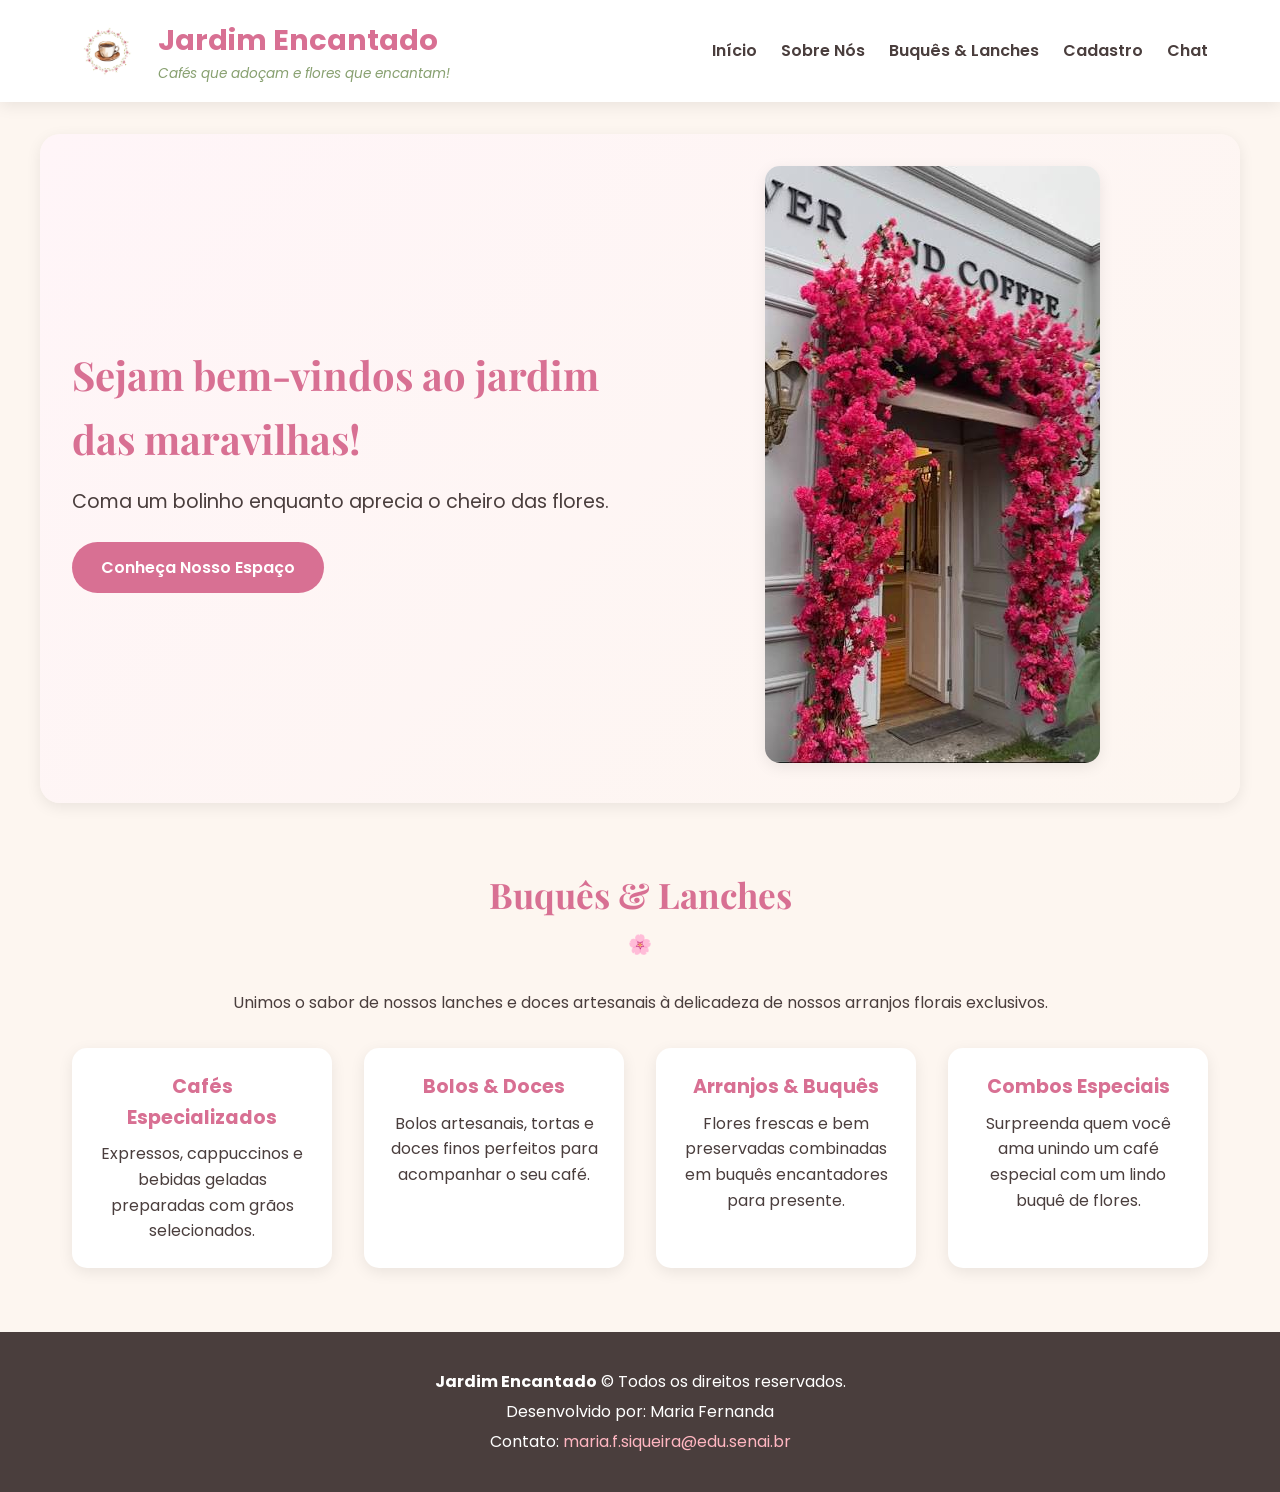
<file: index.html>
<!DOCTYPE html>
<html lang="pt-BR">
<head>
    <meta charset="UTF-8">
    <meta name="viewport" content="width=device-width, initial-scale=1.0">
    <title>Jardim Encantado - Cafés que adoçam e flores que encantam!</title>
    
    <!-- Fontes do Google -->
    <link rel="preconnect" href="https://fonts.googleapis.com">
    <link rel="preconnect" href="https://fonts.gstatic.com" crossorigin>
    <link href="https://fonts.googleapis.com/css2?family=Playfair+Display:ital,wght@0,400..700;1,400..700&family=Poppins:wght@300;400;600&display=swap" rel="stylesheet">
    <link rel="stylesheet" href="jardimencantado.css">
    <link rel="sobre" href="sobre.html">
</head>
<body>

    <!-- HEADER COM LOGO E SLOGAN -->
    <header>
        <div class="header-container">
            <div class="logo-box">
                <!-- Substitua o caminho abaixo pela imagem do seu logotipo -->
                <img src="logo.png" alt="Logotipo Jardim Encantado" class="logo-img">
                <div>
                    <span class="brand-name">Jardim Encantado</span>
                    <p class="slogan">Cafés que adoçam e flores que encantam!</p>
                </div>
            </div>
            <nav>
                <ul>
                    <li><a href="#inicio">Início</a></li>
                    <li><a href="sobre.html">Sobre Nós</a></li>                   
                    <li><a href="#produtos">Buquês & Lanches</a></li>
                    <li><a href="cadastro.html">Cadastro</a></li>
                    <li><a href="htmlChatEmpresa.html">Chat</a></li>
                </ul>
            </nav>
        </div>
    </header>

    <!-- SEÇÃO HERO (BOAS-VINDAS) -->
    <section id="inicio" class="hero">
        <div class="hero-text">
            <h1>Sejam bem-vindos ao jardim das maravilhas!</h1>
            <p>Coma um bolinho enquanto aprecia o cheiro das flores.</p>
            <a href="#sobre" class="btn">Conheça Nosso Espaço</a>
        </div>
        <div class="hero-img">
            <!-- Substitua o caminho abaixo pela imagem da fachada/café -->
            <img src="cafe.jpg" alt="Cafeteria e Floricultura Jardim Encantado">
        </div>
    </section>
    <!-- SEÇÃO BUQUÊS E LANCHES -->
    <section id="produtos" class="sobre-section">
        <h2 class="section-title">Buquês & Lanches</h2>
        <p style="text-align: center; margin-bottom: 1.5rem;">Unimos o sabor de nossos lanches e doces artesanais à delicadeza de nossos arranjos florais exclusivos.</p>
        
        <div class="produtos-grid">
            <div class="produto-card">
                <h4>Cafés Especializados</h4>
                <p>Expressos, cappuccinos e bebidas geladas preparadas com grãos selecionados.</p>
            </div>
            <div class="produto-card">
                <h4>Bolos & Doces</h4>
                <p>Bolos artesanais, tortas e doces finos perfeitos para acompanhar o seu café.</p>
            </div>
            <div class="produto-card">
                <h4>Arranjos & Buquês</h4>
                <p>Flores frescas e bem preservadas combinadas em buquês encantadores para presente.</p>
            </div>
            <div class="produto-card">
                <h4>Combos Especiais</h4>
                <p>Surpreenda quem você ama unindo um café especial com um lindo buquê de flores.</p>
            </div>
        </div>
    </section>

    <!-- RODAPÉ -->
    <footer>
        <p><strong>Jardim Encantado</strong> &copy; Todos os direitos reservados.</p>
        <p>Desenvolvido por: Maria Fernanda</p>
        <p>Contato: <a href="mailto:maria.f.siqueira@edu.senai.br">maria.f.siqueira@edu.senai.br</a></p>
    </footer>

</body>
</html>
</file>
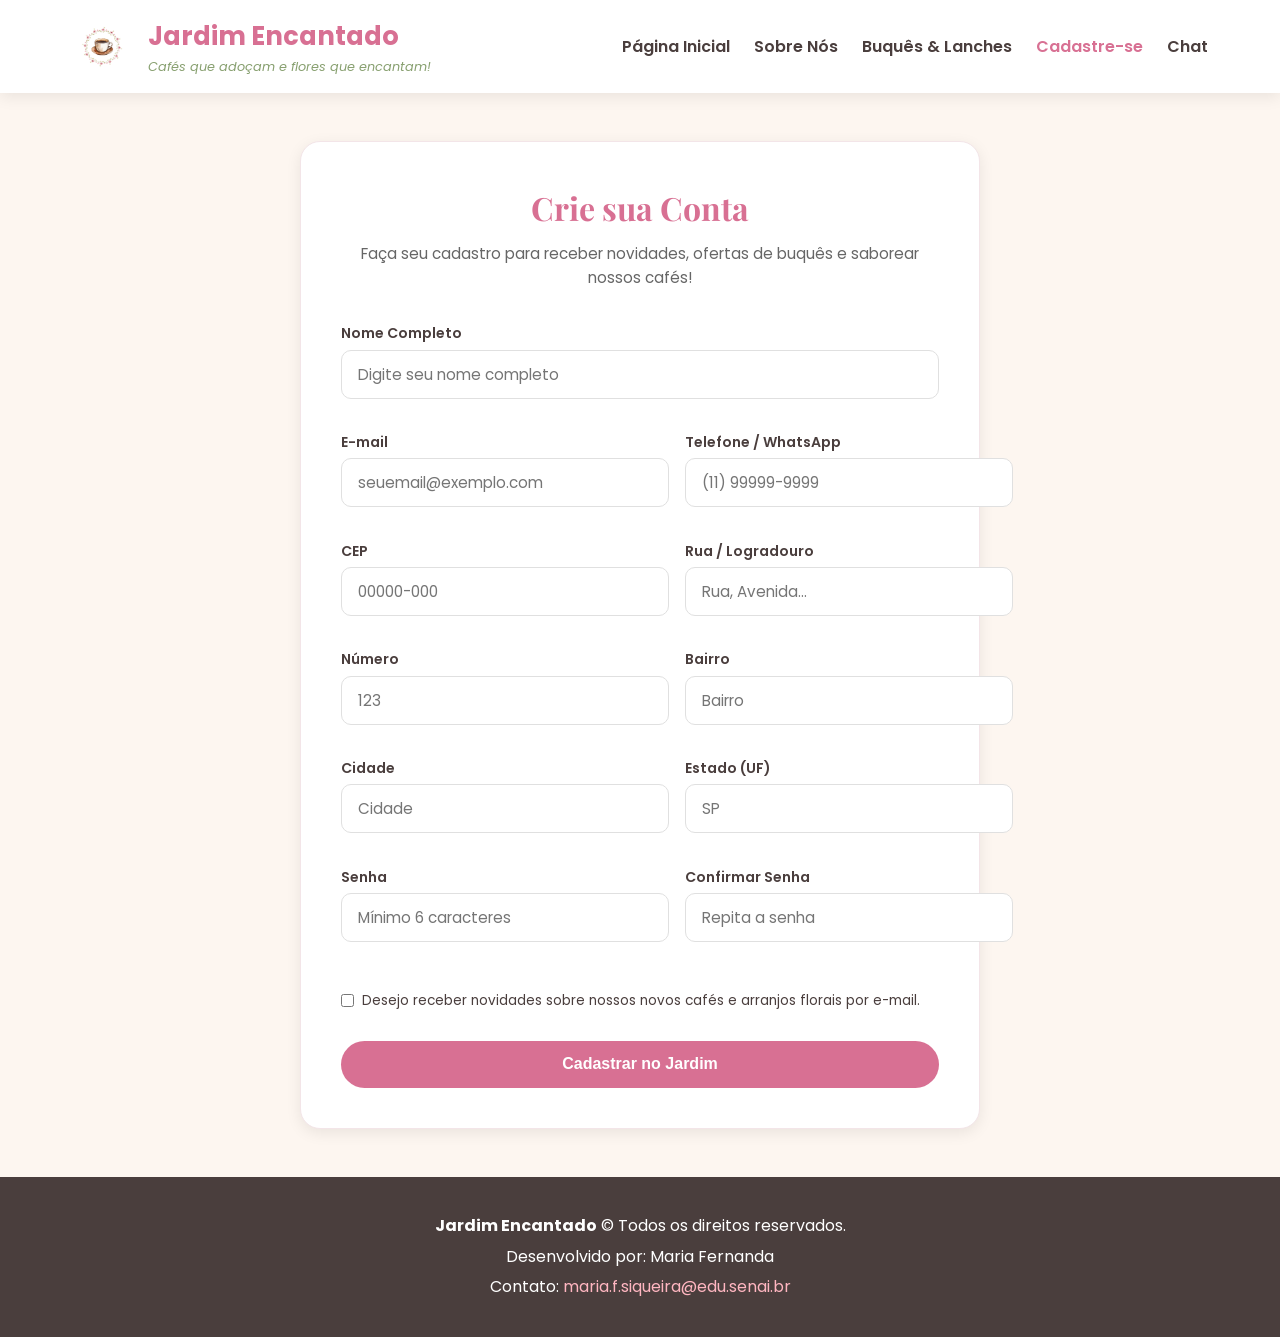
<file: cadastro.html>
<!DOCTYPE html>
<html lang="pt-BR">
<head>
    <meta charset="UTF-8">
    <meta name="viewport" content="width=device-width, initial-scale=1.0">
    <title>Cadastro - Jardim Encantado</title>
    
    <!-- Google Fonts -->
    <link rel="preconnect" href="https://fonts.googleapis.com">
    <link rel="preconnect" href="https://fonts.gstatic.com" crossorigin>
    <link href="https://fonts.googleapis.com/css2?family=Playfair+Display:ital,wght@0,400..700;1,400..700&family=Poppins:wght@300;400;600&display=swap" rel="stylesheet">
    
    <!-- Arquivo CSS Externo -->
    <link rel="stylesheet" href="style.css">
</head>
<body>

    <!-- HEADER / NAVEGAÇÃO -->
    <header>
        <div class="header-container">
            <div class="logo-box">
                <img src="logo.png" alt="Logotipo Jardim Encantado" class="logo-img">
                <div>
                    <span class="brand-name">Jardim Encantado</span>
                    <p class="slogan">Cafés que adoçam e flores que encantam!</p>
                </div>
            </div>
            <nav>
                <ul>
                    <li><a href="index.html">Página Inicial</a></li>
                    <li><a href="index.html#sobre">Sobre Nós</a></li>
                    <li><a href="index.html#produtos">Buquês & Lanches</a></li>
                    <li><a href="cadastro.html" class="active">Cadastre-se</a></li>
                     <li><a href="htmlChatEmpresa.html">Chat</a></li>
                </ul>
            </nav>
        </div>
    </header>

    <!-- CONTEÚDO PRINCIPAL - FORMULÁRIO -->
    <main class="form-section">
        <div class="form-card">
            <div class="form-header">
                <h2>Crie sua Conta</h2>
                <p>Faça seu cadastro para receber novidades, ofertas de buquês e saborear nossos cafés!</p>
            </div>

            <!-- MENSAGEM DE ALERTA / SUCESSO -->
            <div id="mensagem-status" class="mensagem-status"></div>

            <form id="form-cadastro" novalidate>
                <!-- DADOS PESSOAIS -->
                <div class="input-group">
                    <label for="nome">Nome Completo</label>
                    <input type="text" id="nome" name="nome" placeholder="Digite seu nome completo" required>
                    <span class="erro-campo" id="erro-nome"></span>
                </div>

                <div class="input-group-row">
                    <div class="input-group">
                        <label for="email">E-mail</label>
                        <input type="email" id="email" name="email" placeholder="seuemail@exemplo.com" required>
                        <span class="erro-campo" id="erro-email"></span>
                    </div>

                    <div class="input-group">
                        <label for="telefone">Telefone / WhatsApp</label>
                        <input type="tel" id="telefone" name="telefone" placeholder="(11) 99999-9999" required>
                        <span class="erro-campo" id="erro-telefone"></span>
                    </div>
                </div>

                <!-- ENDEREÇO (INTEGRAÇÃO VIACEP) -->
                <div class="input-group-row">
                    <div class="input-group flex-1">
                        <label for="cep">CEP</label>
                        <input type="text" id="cep" name="cep" placeholder="00000-000" maxlength="9" required>
                        <span class="erro-campo" id="erro-cep"></span>
                    </div>

                    <div class="input-group flex-2">
                        <label for="rua">Rua / Logradouro</label>
                        <input type="text" id="rua" name="rua" placeholder="Rua, Avenida..." required>
                        <span class="erro-campo" id="erro-rua"></span>
                    </div>
                </div>

                <div class="input-group-row">
                    <div class="input-group flex-1">
                        <label for="numero">Número</label>
                        <input type="text" id="numero" name="numero" placeholder="123" required>
                        <span class="erro-campo" id="erro-numero"></span>
                    </div>

                    <div class="input-group flex-2">
                        <label for="bairro">Bairro</label>
                        <input type="text" id="bairro" name="bairro" placeholder="Bairro" required>
                        <span class="erro-campo" id="erro-bairro"></span>
                    </div>
                </div>

                <div class="input-group-row">
                    <div class="input-group flex-2">
                        <label for="cidade">Cidade</label>
                        <input type="text" id="cidade" name="cidade" placeholder="Cidade" required>
                        <span class="erro-campo" id="erro-cidade"></span>
                    </div>

                    <div class="input-group flex-1">
                        <label for="estado">Estado (UF)</label>
                        <input type="text" id="estado" name="estado" placeholder="SP" maxlength="2" required>
                        <span class="erro-campo" id="erro-estado"></span>
                    </div>
                </div>

                <!-- SENHA -->
                <div class="input-group-row">
                    <div class="input-group">
                        <label for="senha">Senha</label>
                        <input type="password" id="senha" name="senha" placeholder="Mínimo 6 caracteres" required>
                        <span class="erro-campo" id="erro-senha"></span>
                    </div>

                    <div class="input-group">
                        <label for="confirma-senha">Confirmar Senha</label>
                        <input type="password" id="confirma-senha" name="confirma-senha" placeholder="Repita a senha" required>
                        <span class="erro-campo" id="erro-confirma-senha"></span>
                    </div>
                </div>

                <div class="checkbox-group">
                    <input type="checkbox" id="preferencias" name="preferencias">
                    <label for="preferencias">Desejo receber novidades sobre nossos novos cafés e arranjos florais por e-mail.</label>
                </div>

                <button type="submit" class="btn-submit">Cadastrar no Jardim</button>
            </form>
        </div>
    </main>

    <!-- RODAPÉ -->
    <footer>
        <p><strong>Jardim Encantado</strong> &copy; Todos os direitos reservados.</p>
        <p>Desenvolvido por: Maria Fernanda</p>
        <p>Contato: <a href="mailto:maria.f.siqueira@edu.senai.br">maria.f.siqueira@edu.senai.br</a></p>
    </footer>

    <!-- Arquivo JS Externo -->
    <script src="script.js"></script>
</body>
</html>
</file>
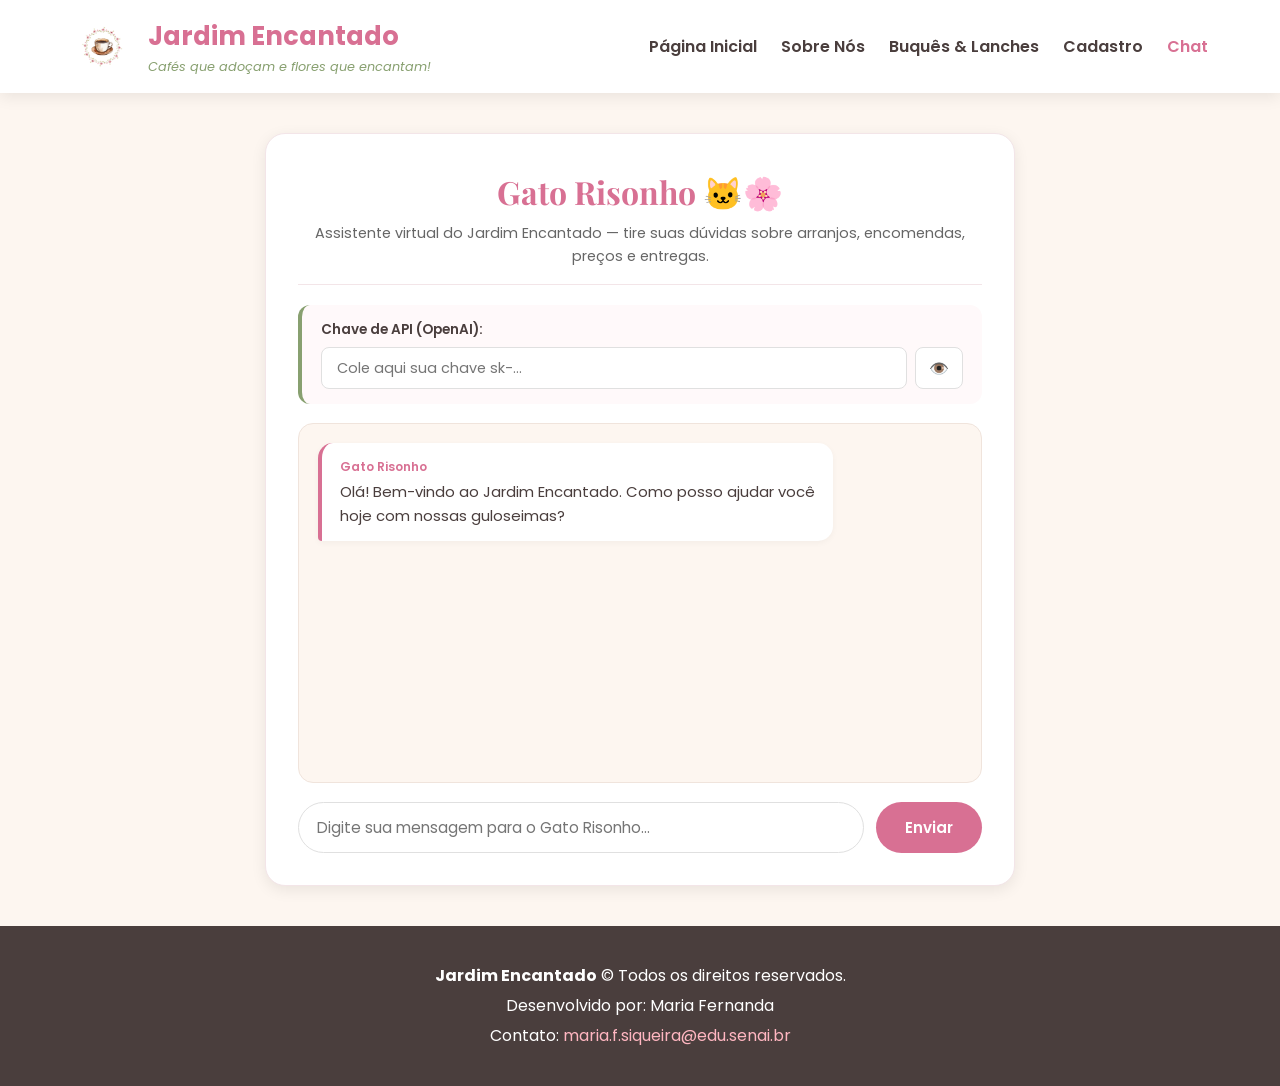
<file: htmlChatEmpresa.html>
<!DOCTYPE html>
<html lang="pt-BR">
<head>
    <meta charset="UTF-8">
    <meta name="viewport" content="width=device-width, initial-scale=1.0">
    <title>Atendimento Virtual - Jardim Encantado</title>

    <!-- Google Fonts -->
    <link rel="preconnect" href="https://fonts.googleapis.com">
    <link rel="preconnect" href="https://fonts.gstatic.com" crossorigin>
    <link href="https://fonts.googleapis.com/css2?family=Playfair+Display:ital,wght@0,400..700;1,400..700&family=Poppins:wght@300;400;600&display=swap" rel="stylesheet">

    <!-- Arquivo CSS Externo -->
    <link rel="stylesheet" href="styleChatBotEmpresa.css">
</head>
<body>

    <!-- HEADER / NAVEGAÇÃO COM OS HIPERLINKS -->
    <header>
        <div class="header-container">
            <div class="logo-box">
                <img src="logo.png" alt="Logotipo Jardim Encantado" class="logo-img">
                <div>
                    <span class="brand-name">Jardim Encantado</span>
                    <p class="slogan">Cafés que adoçam e flores que encantam!</p>
                </div>
            </div>
            <nav>
                <ul>
                    <li><a href="index.html">Página Inicial</a></li>
                    <li><a href="sobre.html">Sobre Nós</a></li>
                    <li><a href="#produtos">Buquês & Lanches</a></li>
                    <li><a href="cadastro.html">Cadastro</a></li>
                    <li><a href="htmlChatEmpresa.html" class="active">Chat</a></li>
                </ul>
            </nav>
        </div>
    </header>

    <!-- SEÇÃO DO CHATBOT -->
    <main class="chat-section">
        <div class="chat-card">
            <div class="chat-header">
                <h2>Gato Risonho 🐱🌸</h2>
                <p>Assistente virtual do Jardim Encantado — tire suas dúvidas sobre arranjos, encomendas, preços e entregas.</p>
            </div>

            <!-- CAIXA DE TEXTO 1: CHAVE DE API -->
            <div class="api-config">
                <label for="api-key">Chave de API (OpenAI):</label>
                <div class="api-input-wrapper">
                    <input type="password" id="api-key" placeholder="Cole aqui sua chave sk-..." autocomplete="off">
                    <button type="button" id="toggle-api" class="btn-toggle" title="Mostrar/Ocultar chave">👁️</button>
                </div>
            </div>

            <!-- ÁREA DE EXIBIÇÃO DAS MENSAGENS -->
            <div id="chat-box" class="chat-box">
                <div class="mensagem msg-bot">
                    <span class="autor">Gato Risonho</span>
                    <p>Olá! Bem-vindo ao Jardim Encantado. Como posso ajudar você hoje com nossas guloseimas?</p>
                </div>
            </div>

            <!-- CAIXA DE TEXTO 2: MENSAGEM DE ENVIO AO CHATGPT -->
            <form id="chat-form" class="chat-input-area">
                <input type="text" id="mensagem-usuario" placeholder="Digite sua mensagem para o Gato Risonho..." required autocomplete="off">
                <button type="submit" id="btn-enviar" class="btn-enviar">Enviar</button>
            </form>
        </div>
    </main>

    <!-- RODAPÉ -->
    <footer>
        <p><strong>Jardim Encantado</strong> &copy; Todos os direitos reservados.</p>
        <p>Desenvolvido por: Maria Fernanda</p>
        <p>Contato: <a href="mailto:maria.f.siqueira@edu.senai.br">maria.f.siqueira@edu.senai.br</a></p>
    </footer>

    <!-- Arquivo JS Externo -->
    <script src="scriptChatEmpresa.js"></script>
</body>
</html>
</file>
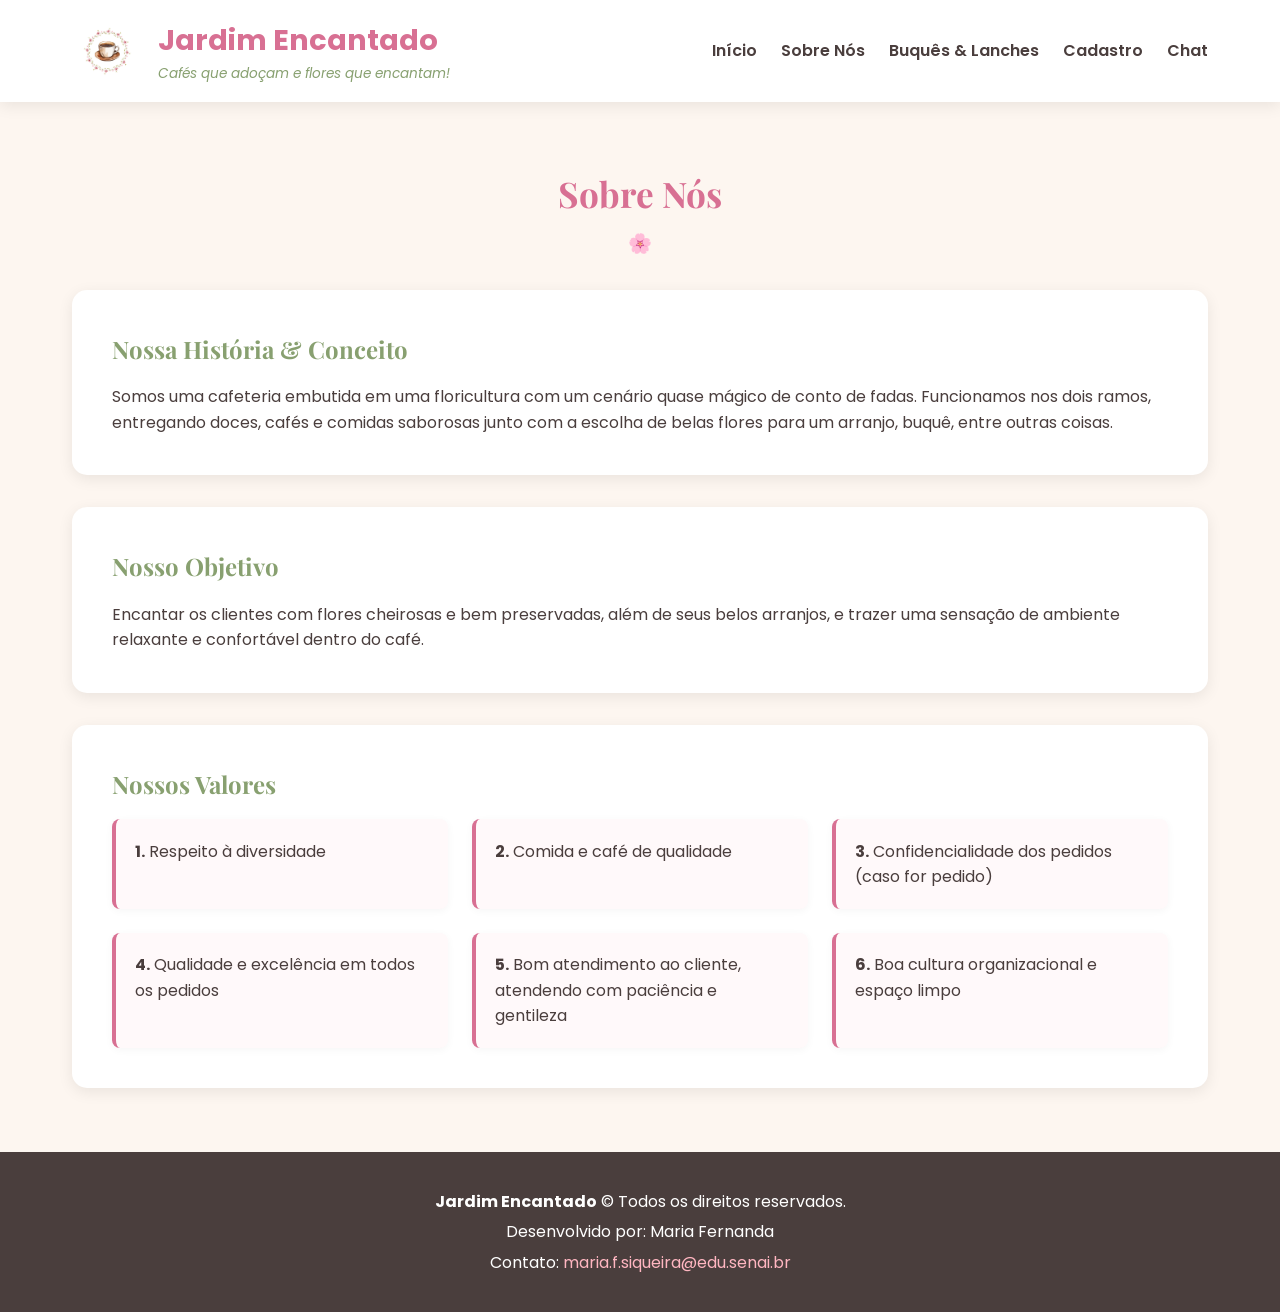
<file: sobre.html>
<!DOCTYPE html>
<html lang="pt-BR">
<head>
    
    <meta charset="UTF-8">
    <meta name="viewport" content="width=device-width, initial-scale=1.0">
    <title>Jardim Encantado - Cafés que adoçam e flores que encantam!</title>
    
    <!-- Fontes do Google -->
    <link rel="preconnect" href="https://fonts.googleapis.com">
    <link rel="preconnect" href="https://fonts.gstatic.com" crossorigin>
    <link href="https://fonts.googleapis.com/css2?family=Playfair+Display:ital,wght@0,400..700;1,400..700&family=Poppins:wght@300;400;600&display=swap" rel="stylesheet">
    <link rel="stylesheet" href="jardimencantado.css">


    <!-- HEADER COM LOGO E SLOGAN -->
    <header>
        <div class="header-container">
            <div class="logo-box">
                <!-- Substitua o caminho abaixo pela imagem do seu logotipo -->
                <img src="logo.png" alt="Logotipo Jardim Encantado" class="logo-img">
                <div>
                    <span class="brand-name">Jardim Encantado</span>
                    <p class="slogan">Cafés que adoçam e flores que encantam!</p>
                </div>
            </div>
            <nav>
                <ul>
                    <li><a href="index.html">Início</a></li>
                    <li><a href="sobre.html">Sobre Nós</a></li>                   
                    <li><a href="#produtos">Buquês & Lanches</a></li>
                     <li><a href="cadastro.html">Cadastro</a></li>
                      <li><a href="htmlChatEmpresa.html" class="active">Chat</a></li>
            
                </ul>
            </nav>
        </div>
    </header>

 <!-- SEÇÃO SOBRE NÓS -->
    <section id="sobre" class="sobre-section">
        <h2 class="section-title">Sobre Nós</h2>

        <div class="sobre-card">
            <h3>Nossa História & Conceito</h3>
            <p>Somos uma cafeteria embutida em uma floricultura com um cenário quase mágico de conto de fadas. Funcionamos nos dois ramos, entregando doces, cafés e comidas saborosas junto com a escolha de belas flores para um arranjo, buquê, entre outras coisas.</p>
        </div>

        <div class="sobre-card">
            <h3>Nosso Objetivo</h3>
            <p>Encantar os clientes com flores cheirosas e bem preservadas, além de seus belos arranjos, e trazer uma sensação de ambiente relaxante e confortável dentro do café.</p>
        </div>

        <div class="sobre-card">
            <h3>Nossos Valores</h3>
            <ol class="valores-list">
                <li class="valores-item"><strong>1.</strong> Respeito à diversidade</li>
                <li class="valores-item"><strong>2.</strong> Comida e café de qualidade</li>
                <li class="valores-item"><strong>3.</strong> Confidencialidade dos pedidos (caso for pedido)</li>
                <li class="valores-item"><strong>4.</strong> Qualidade e excelência em todos os pedidos</li>
                <li class="valores-item"><strong>5.</strong> Bom atendimento ao cliente, atendendo com paciência e gentileza</li>
                <li class="valores-item"><strong>6.</strong> Boa cultura organizacional e espaço limpo</li>
            </ol>
        </div>
    </section>

     <!-- RODAPÉ -->
    <footer>
        <p><strong>Jardim Encantado</strong> &copy; Todos os direitos reservados.</p>
        <p>Desenvolvido por: Maria Fernanda</p>
        <p>Contato: <a href="mailto:maria.f.siqueira@edu.senai.br">maria.f.siqueira@edu.senai.br</a></p>
    </footer>

</body>
</html>
</file>
<file: jardimencantado.css>
:root {
            --cor-principal: #d87093;
            --cor-secundaria: #fdf6f0;
            --cor-detalhes: #88a070;
            --cor-texto: #4a3e3d;
            --cor-fundo-card: #ffffff;
            --sombra: 0 4px 15px rgba(0,0,0,0.08);
        }

        * {
            margin: 0;
            padding: 0;
            box-sizing: border-box;
        }

        body {
            font-family: 'Poppins', sans-serif;
            color: var(--cor-texto);
            background-color: var(--cor-secundaria);
            line-height: 1.6;
        }

        h1, h2, h3 {
            font-family: 'Playfair Display', serif;
        }

        /* NAVEGAÇÃO / HEADER */
        header {
            background-color: #ffffff;
            box-shadow: var(--sombra);
            position: sticky;
            top: 0;
            z-index: 1000;
        }

        .header-container {
            max-width: 1200px;
            margin: 0 auto;
            padding: 1rem 2rem;
            display: flex;
            align-items: center;
            justify-content: space-between;
        }

        .logo-box {
            display: flex;
            align-items: center;
            gap: 1rem;
        }

        .logo-img {
            width: 70px;
            height: 70px;
            object-fit: contain;
            border-radius: 50%;
        }

        .brand-name {
            font-size: 1.8rem;
            color: var(--cor-principal);
            font-weight: 700;
        }

        .slogan {
            font-size: 0.85rem;
            color: var(--cor-detalhes);
            font-style: italic;
        }

        nav ul {
            display: flex;
            list-style: none;
            gap: 1.5rem;
        }

        nav a {
            text-decoration: none;
            color: var(--cor-texto);
            font-weight: 600;
            transition: color 0.3s;
        }

        nav a:hover {
            color: var(--cor-principal);
        }

        /* SEÇÃO HERO / BOAS-VINDAS */
        .hero {
            display: flex;
            align-items: center;
            justify-content: space-between;
            max-width: 1200px;
            margin: 2rem auto;
            padding: 2rem;
            gap: 2rem;
            background: linear-gradient(135deg, #fff5f8 0%, #fdf6f0 100%);
            border-radius: 20px;
            box-shadow: var(--sombra);
        }

        .hero-text {
            flex: 1;
        }

        .hero-text h1 {
            font-size: 2.5rem;
            color: var(--cor-principal);
            margin-bottom: 1rem;
        }

        .hero-text p {
            font-size: 1.2rem;
            margin-bottom: 1.5rem;
        }

        .btn {
            display: inline-block;
            background-color: var(--cor-principal);
            color: white;
            padding: 0.8rem 1.8rem;
            border-radius: 30px;
            text-decoration: none;
            font-weight: 600;
            transition: background-color 0.3s;
        }

        .btn:hover {
            background-color: #c2597d;
        }

        .hero-img {
            flex: 1;
            text-align: center;
        }

        .hero-img img {
            max-width: 100%;
            height: auto;
            border-radius: 15px;
            box-shadow: var(--sombra);
        }

        /* SEÇÃO SOBRE */
        .sobre-section {
            max-width: 1200px;
            margin: 4rem auto;
            padding: 0 2rem;
        }

        .section-title {
            text-align: center;
            font-size: 2.2rem;
            color: var(--cor-principal);
            margin-bottom: 2rem;
            position: relative;
        }

        .section-title::after {
            content: '🌸';
            display: block;
            font-size: 1.2rem;
            margin-top: 0.3rem;
        }

        .sobre-card {
            background-color: var(--cor-fundo-card);
            padding: 2.5rem;
            border-radius: 15px;
            box-shadow: var(--sombra);
            margin-bottom: 2rem;
        }

        .sobre-card h3 {
            color: var(--cor-detalhes);
            margin-bottom: 1rem;
            font-size: 1.5rem;
        }

        /* VALORES */
        .valores-list {
            display: grid;
            grid-template-columns: repeat(auto-fit, minmax(280px, 1fr));
            gap: 1.5rem;
            list-style: none;
            margin-top: 1rem;
        }

        .valores-item {
            background-color: #fff9fa;
            padding: 1.2rem;
            border-left: 4px solid var(--cor-principal);
            border-radius: 8px;
            box-shadow: 0 2px 8px rgba(0,0,0,0.04);
        }

        /* SEÇÃO BUQUÊS E LANCHES */
        .produtos-grid {
            display: grid;
            grid-template-columns: repeat(auto-fit, minmax(250px, 1fr));
            gap: 2rem;
            margin-top: 2rem;
        }

        .produto-card {
            background: var(--cor-fundo-card);
            border-radius: 15px;
            padding: 1.5rem;
            text-align: center;
            box-shadow: var(--sombra);
        }

        .produto-card h4 {
            color: var(--cor-principal);
            font-size: 1.2rem;
            margin-bottom: 0.5rem;
        }

        /* RODAPÉ */
        footer {
            background-color: #4a3e3d;
            color: #ffffff;
            text-align: center;
            padding: 2rem;
            margin-top: 4rem;
        }

        footer p {
            margin: 0.3rem 0;
        }

        footer a {
            color: #ffb6c1;
            text-decoration: none;
        }

        /* RESPONSIVIDADE */
        @media (max-width: 768px) {
            .header-container {
                flex-direction: column;
                gap: 1rem;
            }

            .hero {
                flex-direction: column;
                text-align: center;
            }

            nav ul {
                flex-wrap: wrap;
                justify-content: center;
            }
        }
</file>
<file: style.css>
:root {
    --cor-principal: #d87093;
    --cor-secundaria: #fdf6f0;
    --cor-detalhes: #88a070;
    --cor-texto: #4a3e3d;
    --cor-fundo-card: #ffffff;
    --cor-erro: #e74c3c;
    --cor-sucesso: #2ecc71;
    --sombra: 0 4px 15px rgba(0,0,0,0.08);
}

* {
    margin: 0;
    padding: 0;
    box-sizing: border-box;
}

body {
    font-family: 'Poppins', sans-serif;
    color: var(--cor-texto);
    background-color: var(--cor-secundaria);
    line-height: 1.6;
    display: flex;
    flex-direction: column;
    min-height: 100vh;
}

h1, h2, h3 {
    font-family: 'Playfair Display', serif;
}

/* HEADER / NAVEGAÇÃO */
header {
    background-color: #ffffff;
    box-shadow: var(--sombra);
    position: sticky;
    top: 0;
    z-index: 1000;
}

.header-container {
    max-width: 1200px;
    margin: 0 auto;
    padding: 1rem 2rem;
    display: flex;
    align-items: center;
    justify-content: space-between;
}

.logo-box {
    display: flex;
    align-items: center;
    gap: 1rem;
}

.logo-img {
    width: 60px;
    height: 60px;
    object-fit: contain;
    border-radius: 50%;
}

.brand-name {
    font-size: 1.6rem;
    color: var(--cor-principal);
    font-weight: 700;
}

.slogan {
    font-size: 0.8rem;
    color: var(--cor-detalhes);
    font-style: italic;
}

nav ul {
    display: flex;
    list-style: none;
    gap: 1.5rem;
}

nav a {
    text-decoration: none;
    color: var(--cor-texto);
    font-weight: 600;
    transition: color 0.3s;
}

nav a:hover, nav a.active {
    color: var(--cor-principal);
}

/* FORMULÁRIO DE CADASTRO */
.form-section {
    flex: 1;
    display: flex;
    justify-content: center;
    align-items: center;
    padding: 3rem 1.5rem;
}

.form-card {
    background-color: var(--cor-fundo-card);
    border-radius: 20px;
    box-shadow: var(--sombra);
    width: 100%;
    max-width: 680px;
    padding: 2.5rem;
    border: 1px solid #f3e5e8;
}

.form-header {
    text-align: center;
    margin-bottom: 2rem;
}

.form-header h2 {
    color: var(--cor-principal);
    font-size: 2rem;
    margin-bottom: 0.5rem;
}

.form-header p {
    font-size: 0.95rem;
    color: #666;
}

.input-group {
    display: flex;
    flex-direction: column;
    margin-bottom: 1rem;
}

.input-group-row {
    display: flex;
    gap: 1rem;
}

.input-group-row .input-group {
    flex: 1;
}

.flex-1 {
    flex: 1 !important;
}

.flex-2 {
    flex: 2 !important;
}

label {
    font-size: 0.88rem;
    font-weight: 600;
    margin-bottom: 0.3rem;
    color: var(--cor-texto);
}

input[type="text"],
input[type="email"],
input[type="tel"],
input[type="password"] {
    padding: 0.75rem 1rem;
    border: 1.5px solid #e0e0e0;
    border-radius: 10px;
    font-family: 'Poppins', sans-serif;
    font-size: 0.95rem;
    transition: border-color 0.3s, box-shadow 0.3s;
    outline: none;
}

input:focus {
    border-color: var(--cor-principal);
    box-shadow: 0 0 8px rgba(216, 112, 147, 0.2);
}

input.input-erro {
    border-color: var(--cor-erro);
}

.erro-campo {
    color: var(--cor-erro);
    font-size: 0.75rem;
    margin-top: 0.2rem;
    min-height: 1.1em;
}

.checkbox-group {
    display: flex;
    align-items: flex-start;
    gap: 0.5rem;
    margin: 1rem 0 1.5rem 0;
}

.checkbox-group input {
    margin-top: 0.25rem;
    accent-color: var(--cor-principal);
}

.checkbox-group label {
    font-size: 0.85rem;
    font-weight: 400;
}

.btn-submit {
    width: 100%;
    background-color: var(--cor-principal);
    color: white;
    padding: 0.9rem;
    border: none;
    border-radius: 30px;
    font-size: 1rem;
    font-weight: 600;
    cursor: pointer;
    transition: background-color 0.3s, transform 0.2s;
}

.btn-submit:hover {
    background-color: #c2597d;
    transform: translateY(-2px);
}

/* CAIXA DE ALERTA DE SUCESSO / ERRO */
.mensagem-status {
    display: none;
    padding: 1rem;
    border-radius: 10px;
    margin-bottom: 1.5rem;
    text-align: center;
    font-size: 0.9rem;
    font-weight: 600;
}

.mensagem-status.sucesso {
    display: block;
    background-color: #e8f8f0;
    color: var(--cor-sucesso);
    border: 1px solid var(--cor-sucesso);
}

.mensagem-status.erro {
    display: block;
    background-color: #fdeaea;
    color: var(--cor-erro);
    border: 1px solid var(--cor-erro);
}

/* RODAPÉ */
footer {
    background-color: #4a3e3d;
    color: #ffffff;
    text-align: center;
    padding: 2rem;
    margin-top: auto;
}

footer p {
    margin: 0.3rem 0;
}

footer a {
    color: #ffb6c1;
    text-decoration: none;
}

/* RESPONSIVIDADE */
@media (max-width: 768px) {
    .header-container {
        flex-direction: column;
        gap: 1rem;
    }

    .input-group-row {
        flex-direction: column;
        gap: 0;
    }

    .form-card {
        padding: 1.5rem;
    }
}
</file>
<file: styleChatBotEmpresa.css>
:root {
    --cor-principal: #d87093;
    --cor-secundaria: #fdf6f0;
    --cor-detalhes: #88a070;
    --cor-texto: #4a3e3d;
    --cor-fundo-card: #ffffff;
    --cor-erro: #e74c3c;
    --sombra: 0 4px 15px rgba(0, 0, 0, 0.08);
}

* {
    margin: 0;
    padding: 0;
    box-sizing: border-box;
}

body {
    font-family: 'Poppins', sans-serif;
    color: var(--cor-texto);
    background-color: var(--cor-secundaria);
    line-height: 1.6;
    display: flex;
    flex-direction: column;
    min-height: 100vh;
}

h1, h2, h3 {
    font-family: 'Playfair Display', serif;
}

/* HEADER / NAVEGAÇÃO */
header {
    background-color: #ffffff;
    box-shadow: var(--sombra);
    position: sticky;
    top: 0;
    z-index: 1000;
}

.header-container {
    max-width: 1200px;
    margin: 0 auto;
    padding: 1rem 2rem;
    display: flex;
    align-items: center;
    justify-content: space-between;
}

.logo-box {
    display: flex;
    align-items: center;
    gap: 1rem;
}

.logo-img {
    width: 60px;
    height: 60px;
    object-fit: contain;
    border-radius: 50%;
}

.brand-name {
    font-size: 1.6rem;
    color: var(--cor-principal);
    font-weight: 700;
}

.slogan {
    font-size: 0.8rem;
    color: var(--cor-detalhes);
    font-style: italic;
}

nav ul {
    display: flex;
    list-style: none;
    gap: 1.5rem;
}

nav a {
    text-decoration: none;
    color: var(--cor-texto);
    font-weight: 600;
    transition: color 0.3s;
}

nav a:hover, nav a.active {
    color: var(--cor-principal);
}

/* CONTAINER DO CHATBOT */
.chat-section {
    flex: 1;
    display: flex;
    justify-content: center;
    align-items: center;
    padding: 2.5rem 1.5rem;
}

.chat-card {
    background-color: var(--cor-fundo-card);
    border-radius: 20px;
    box-shadow: var(--sombra);
    width: 100%;
    max-width: 750px;
    padding: 2rem;
    border: 1px solid #f3e5e8;
    display: flex;
    flex-direction: column;
    gap: 1.2rem;
}

.chat-header {
    text-align: center;
    border-bottom: 1px solid #f3e5e8;
    padding-bottom: 1rem;
}

.chat-header h2 {
    color: var(--cor-principal);
    font-size: 2rem;
    margin-bottom: 0.3rem;
}

.chat-header p {
    font-size: 0.9rem;
    color: #666;
}

/* CAMPO DA CHAVE DE API */
.api-config {
    background-color: #fff9fa;
    padding: 0.9rem 1.2rem;
    border-radius: 12px;
    border-left: 4px solid var(--cor-detalhes);
    display: flex;
    flex-direction: column;
    gap: 0.4rem;
}

.api-config label {
    font-size: 0.85rem;
    font-weight: 600;
    color: var(--cor-texto);
}

.api-input-wrapper {
    display: flex;
    gap: 0.5rem;
}

.api-input-wrapper input {
    flex: 1;
    padding: 0.6rem 0.9rem;
    border: 1.5px solid #e0e0e0;
    border-radius: 8px;
    font-family: 'Poppins', sans-serif;
    font-size: 0.9rem;
    outline: none;
    transition: border-color 0.3s;
}

.api-input-wrapper input:focus {
    border-color: var(--cor-detalhes);
}

.btn-toggle {
    background-color: #ffffff;
    border: 1.5px solid #e0e0e0;
    border-radius: 8px;
    padding: 0 0.8rem;
    cursor: pointer;
    font-size: 1rem;
    transition: background-color 0.2s;
}

.btn-toggle:hover {
    background-color: #f5f5f5;
}

/* ÁREA DE MENSAGENS */
.chat-box {
    height: 360px;
    overflow-y: auto;
    background-color: var(--cor-secundaria);
    border-radius: 15px;
    padding: 1.2rem;
    display: flex;
    flex-direction: column;
    gap: 0.9rem;
    border: 1px solid #f0e4dc;
}

.mensagem {
    max-width: 80%;
    padding: 0.85rem 1.1rem;
    border-radius: 15px;
    font-size: 0.93rem;
    word-wrap: break-word;
    box-shadow: 0 2px 6px rgba(0, 0, 0, 0.04);
}

.mensagem .autor {
    display: block;
    font-size: 0.75rem;
    font-weight: 600;
    margin-bottom: 0.25rem;
}

.msg-bot {
    align-self: flex-start;
    background-color: #ffffff;
    color: var(--cor-texto);
    border-left: 4px solid var(--cor-principal);
    border-bottom-left-radius: 4px;
}

.msg-bot .autor {
    color: var(--cor-principal);
}

.msg-user {
    align-self: flex-end;
    background-color: var(--cor-principal);
    color: #ffffff;
    border-bottom-right-radius: 4px;
}

.msg-user .autor {
    color: #ffe6ee;
    text-align: right;
}

.msg-erro {
    align-self: center;
    max-width: 95%;
    background-color: #fdeaea;
    color: var(--cor-erro);
    border: 1px solid var(--cor-erro);
    text-align: center;
    font-size: 0.85rem;
}

.digitando {
    font-style: italic;
    color: #777;
}

/* FORMULÁRIO DE ENVIO */
.chat-input-area {
    display: flex;
    gap: 0.8rem;
}

.chat-input-area input {
    flex: 1;
    padding: 0.8rem 1.1rem;
    border: 1.5px solid #e0e0e0;
    border-radius: 30px;
    font-family: 'Poppins', sans-serif;
    font-size: 0.95rem;
    outline: none;
    transition: border-color 0.3s, box-shadow 0.3s;
}

.chat-input-area input:focus {
    border-color: var(--cor-principal);
    box-shadow: 0 0 8px rgba(216, 112, 147, 0.2);
}

.btn-enviar {
    background-color: var(--cor-principal);
    color: #ffffff;
    border: none;
    border-radius: 30px;
    padding: 0.8rem 1.8rem;
    font-family: 'Poppins', sans-serif;
    font-size: 0.95rem;
    font-weight: 600;
    cursor: pointer;
    transition: background-color 0.3s, transform 0.2s;
}

.btn-enviar:hover:not(:disabled) {
    background-color: #c2597d;
    transform: translateY(-2px);
}

.btn-enviar:disabled {
    background-color: #e5a9bd;
    cursor: not-allowed;
}

/* RODAPÉ */
footer {
    background-color: #4a3e3d;
    color: #ffffff;
    text-align: center;
    padding: 2rem;
    margin-top: auto;
}

footer p {
    margin: 0.3rem 0;
}

footer a {
    color: #ffb6c1;
    text-decoration: none;
}

/* RESPONSIVIDADE */
@media (max-width: 768px) {
    .header-container {
        flex-direction: column;
        gap: 1rem;
    }

    nav ul {
        flex-wrap: wrap;
        justify-content: center;
    }

    .chat-card {
        padding: 1.3rem;
    }

    .chat-input-area {
        flex-direction: column;
    }

    .btn-enviar {
        width: 100%;
    }
}
</file>
